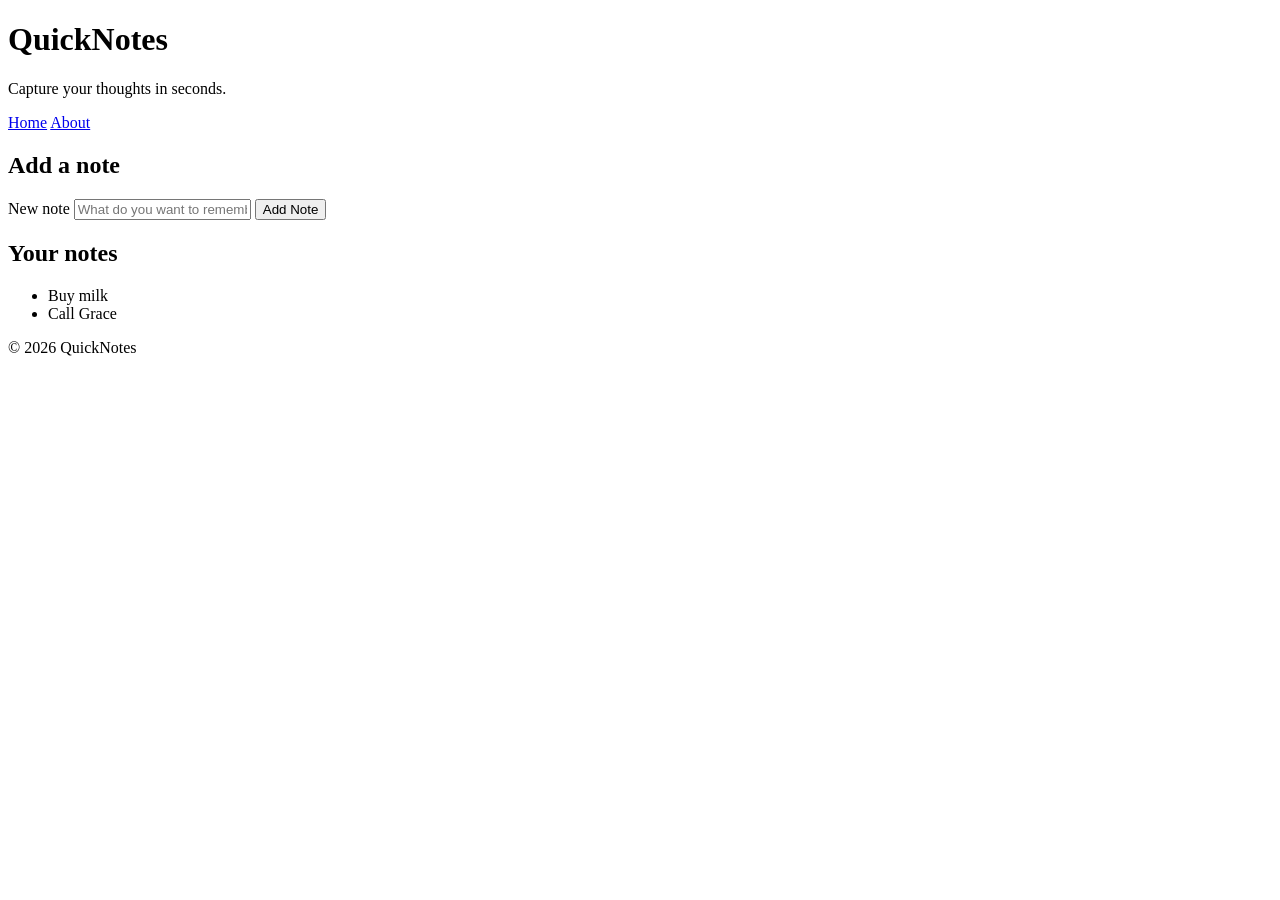
<file: day1/index.html>
<!DOCTYPE html>
<html lang="en">
  <head>
    <meta charset="UTF-8" />
    <meta name="viewport" content="width=device-width, initial-scale=1.0" />
    <title>QuickNotes</title>
  </head>
  <body>
    <header>
      <h1>QuickNotes</h1>
      <p>Capture your thoughts in seconds.</p>
      <nav>
        <a href="index.html">Home</a>
        <a href="about.html">About</a>
      </nav>
    </header>

    <main>
      <section>
        <h2>Add a note</h2>
        <form id="note-form">
          <label for="note-input">New note</label>
          <input
            type="text"
            id="note-input"
            name="note"
            placeholder="What do you want to remember?"
            required
          />
          <button type="submit">Add Note</button>
        </form>
      </section>

      <section>
        <h2>Your notes</h2>
        <ul id="note-list">
          <li>Buy milk</li>
          <li>Call Grace</li>
        </ul>
      </section>
    </main>

    <footer>
      <p>&copy; 2026 QuickNotes</p>
    </footer>
  </body>
</html>
</file>
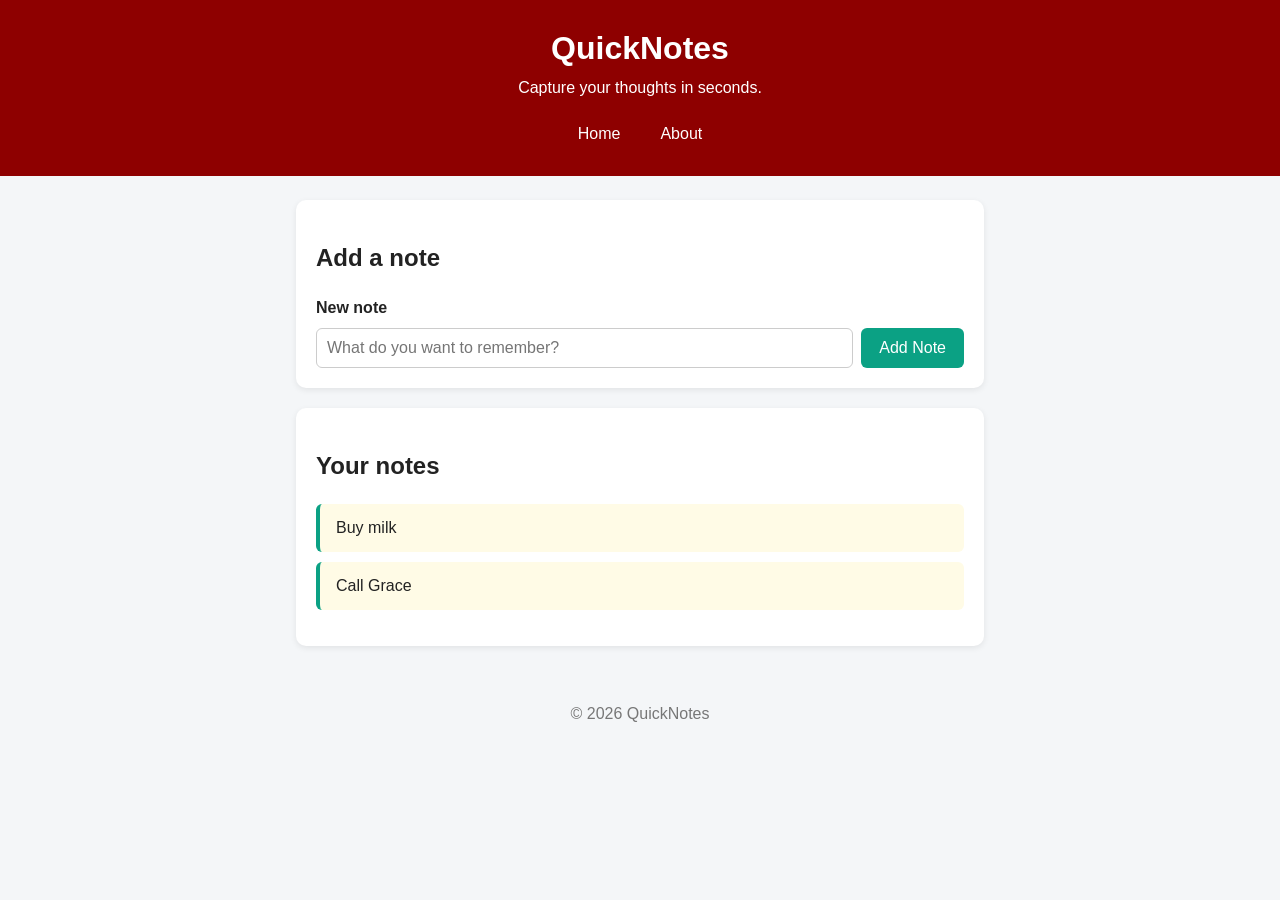
<file: day2/index.html>
<!DOCTYPE html>
<html lang="en">
  <head>
    <meta charset="UTF-8" />
    <meta name="viewport" content="width=device-width, initial-scale=1.0" />
    <title>QuickNotes</title>
    <link rel="stylesheet" href="style.css" />
  </head>
  <body>
    <header>
      <h1>QuickNotes</h1>
      <p>Capture your thoughts in seconds.</p>
      <nav>
        <a href="index.html">Home</a>
        <a href="about.html">About</a>
      </nav>
    </header>

    <main>
      <section>
        <h2>Add a note</h2>
        <form id="note-form">
          <label for="note-input">New note</label>
          <input
            type="text"
            id="note-input"
            name="note"
            placeholder="What do you want to remember?"
            required
          />
          <button type="submit">Add Note</button>
        </form>
      </section>

      <section>
        <h2>Your notes</h2>
        <ul id="notes-list">
          <li class="note">Buy milk</li>
          <li class="note">Call Grace</li>
        </ul>
      </section>
    </main>

    <footer>
      <p>&copy; 2026 QuickNotes</p>
    </footer>
  </body>
</html>
</file>
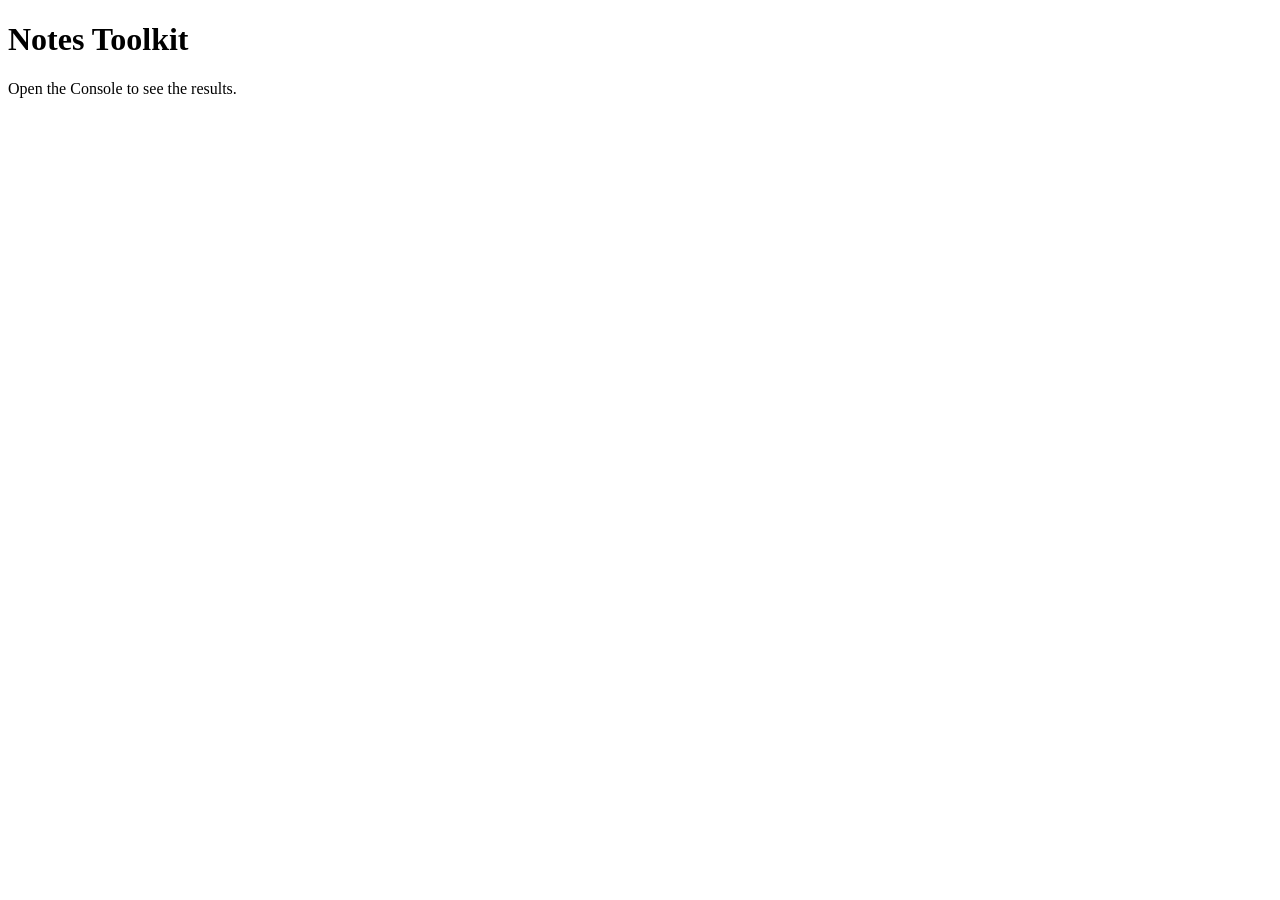
<file: day3/index.html>
<!DOCTYPE html>
<html lang="en">
  <head>
    <meta charset="UTF-8" />
    <meta name="viewport" content="width=device-width, initial-scale=1.0" />
    <title>Notes Toolkit</title>
    <script src="script.js" defer></script>
  </head>
  <body>
    <h1>Notes Toolkit</h1>
    <p>Open the Console to see the results.</p>
  </body>
</html>
</file>
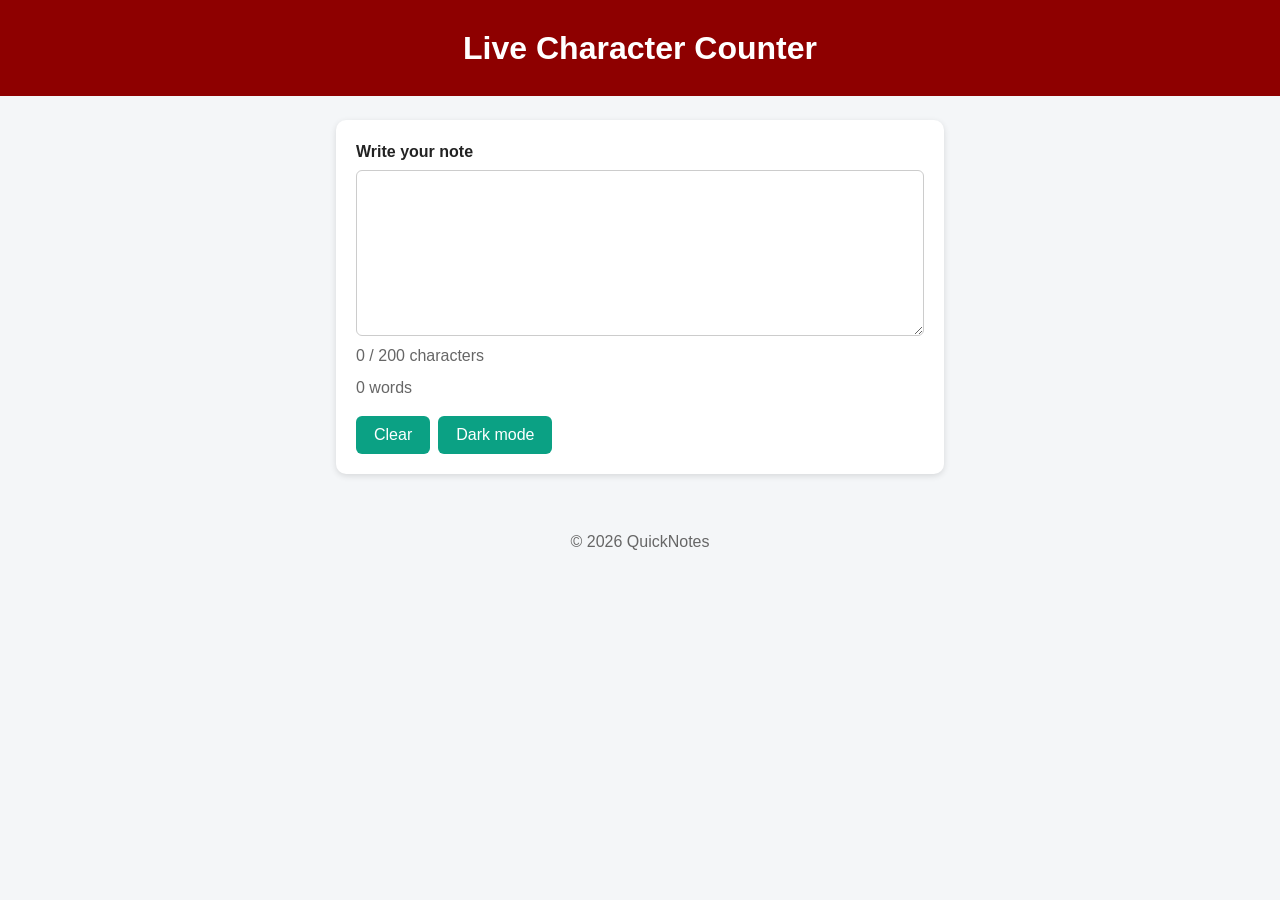
<file: day4/index.html>
<!DOCTYPE html>
<html lang="en">
  <head>
    <meta charset="UTF-8" />
    <meta name="viewport" content="width=device-width, initial-scale=1.0" />
    <title>Live Character Counter</title>
    <link rel="stylesheet" href="style.css" />
    <script src="script.js" defer></script>
  </head>
  <body>
    <header>
      <h1>Live Character Counter</h1>
    </header>

    <main>
      <section>
        <label for="note-text">Write your note</label>
        <textarea id="note-text" name="note" rows="6"></textarea>

        <p id="char-count">0 / 200 characters</p>
        <p id="word-count">0 words</p>

        <div class="actions">
          <button type="button" id="clear-btn">Clear</button>
          <button type="button" id="theme-toggle">Dark mode</button>
        </div>
      </section>
    </main>

    <footer>
      <p>&copy; 2026 QuickNotes</p>
    </footer>
  </body>
</html>
</file>
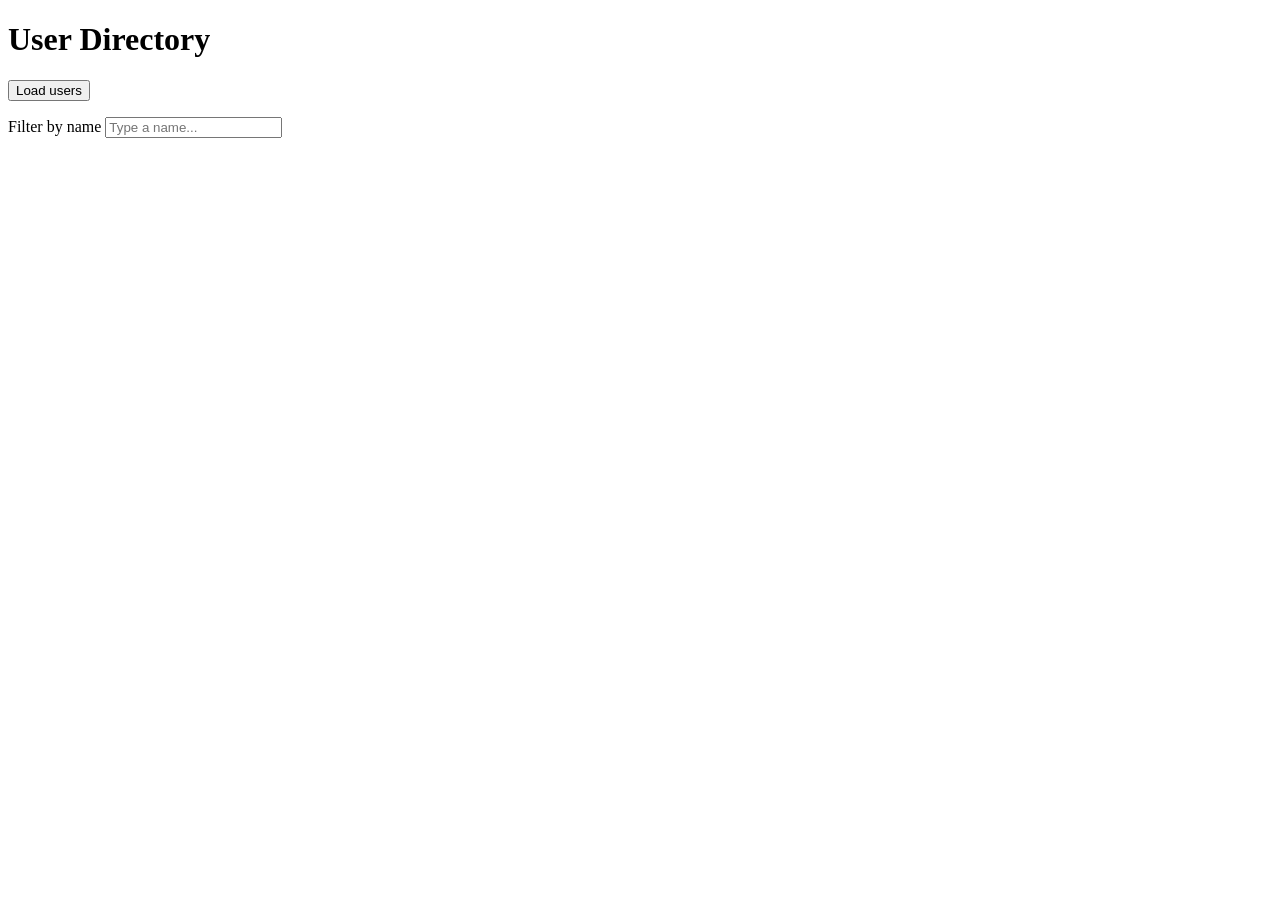
<file: day5/index.html>
<!DOCTYPE html>
<html lang="en">
  <head>
    <meta charset="UTF-8" />
    <meta name="viewport" content="width=device-width, initial-scale=1.0" />
    <title>User Directory</title>
    <script src="users.js" defer></script>
  </head>
  <body>
    <h1>User Directory</h1>

    <button id="load-users">Load users</button>

    <p>
      <label for="filter-input">Filter by name</label>
      <input type="text" id="filter-input" name="filter" placeholder="Type a name..." />
    </p>

    <p id="status"></p>

    <ul id="users-list"></ul>
  </body>
</html>
</file>
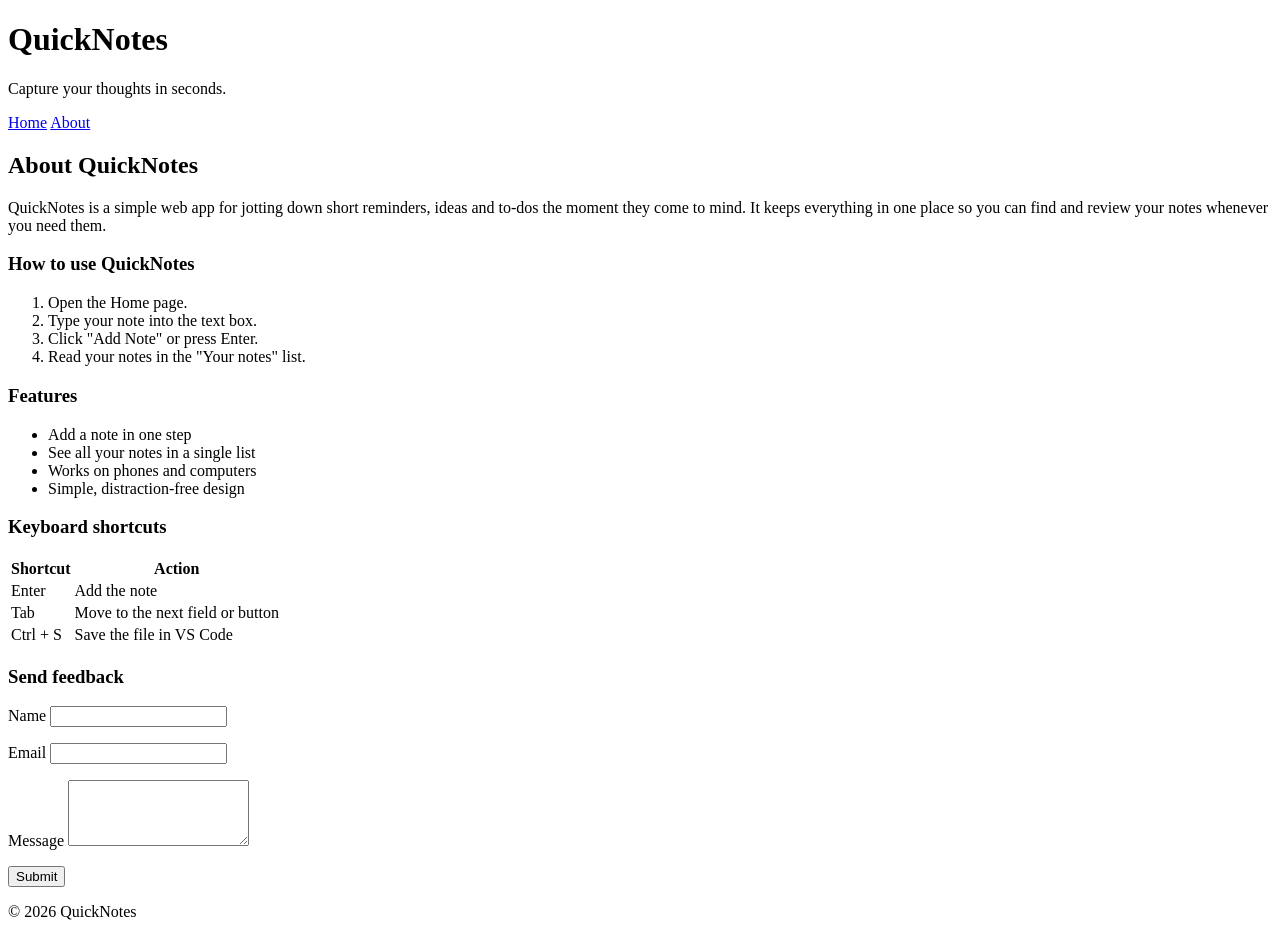
<file: day1/about.html>
<!DOCTYPE html>
<html lang="en">
  <head>
    <meta charset="UTF-8" />
    <meta name="viewport" content="width=device-width, initial-scale=1.0" />
    <title>About QuickNotes</title>
  </head>
  <body>
    <header>
      <h1>QuickNotes</h1>
      <p>Capture your thoughts in seconds.</p>
      <nav>
        <a href="index.html">Home</a>
        <a href="about.html">About</a>
      </nav>
    </header>

    <main>
      <h2>About QuickNotes</h2>
      <p>
        QuickNotes is a simple web app for jotting down short reminders,
        ideas and to-dos the moment they come to mind. It keeps everything in
        one place so you can find and review your notes whenever you need them.
      </p>

      <section>
        <h3>How to use QuickNotes</h3>
        <ol>
          <li>Open the Home page.</li>
          <li>Type your note into the text box.</li>
          <li>Click "Add Note" or press Enter.</li>
          <li>Read your notes in the "Your notes" list.</li>
        </ol>
      </section>

      <section>
        <h3>Features</h3>
        <ul>
          <li>Add a note in one step</li>
          <li>See all your notes in a single list</li>
          <li>Works on phones and computers</li>
          <li>Simple, distraction-free design</li>
        </ul>
      </section>

      <section>
        <h3>Keyboard shortcuts</h3>
        <table>
          <thead>
            <tr>
              <th>Shortcut</th>
              <th>Action</th>
            </tr>
          </thead>
          <tbody>
            <tr>
              <td>Enter</td>
              <td>Add the note</td>
            </tr>
            <tr>
              <td>Tab</td>
              <td>Move to the next field or button</td>
            </tr>
            <tr>
              <td>Ctrl + S</td>
              <td>Save the file in VS Code</td>
            </tr>
          </tbody>
        </table>
      </section>

      <section>
        <h3>Send feedback</h3>
        <form id="feedback-form">
          <p>
            <label for="name">Name</label>
            <input type="text" id="name" name="name" required />
          </p>
          <p>
            <label for="email">Email</label>
            <input type="email" id="email" name="email" required />
          </p>
          <p>
            <label for="message">Message</label>
            <textarea id="message" name="message" rows="4" required></textarea>
          </p>
          <button type="submit">Submit</button>
        </form>
      </section>
    </main>

    <footer>
      <p>&copy; 2026 QuickNotes</p>
    </footer>
  </body>
</html>
</file>
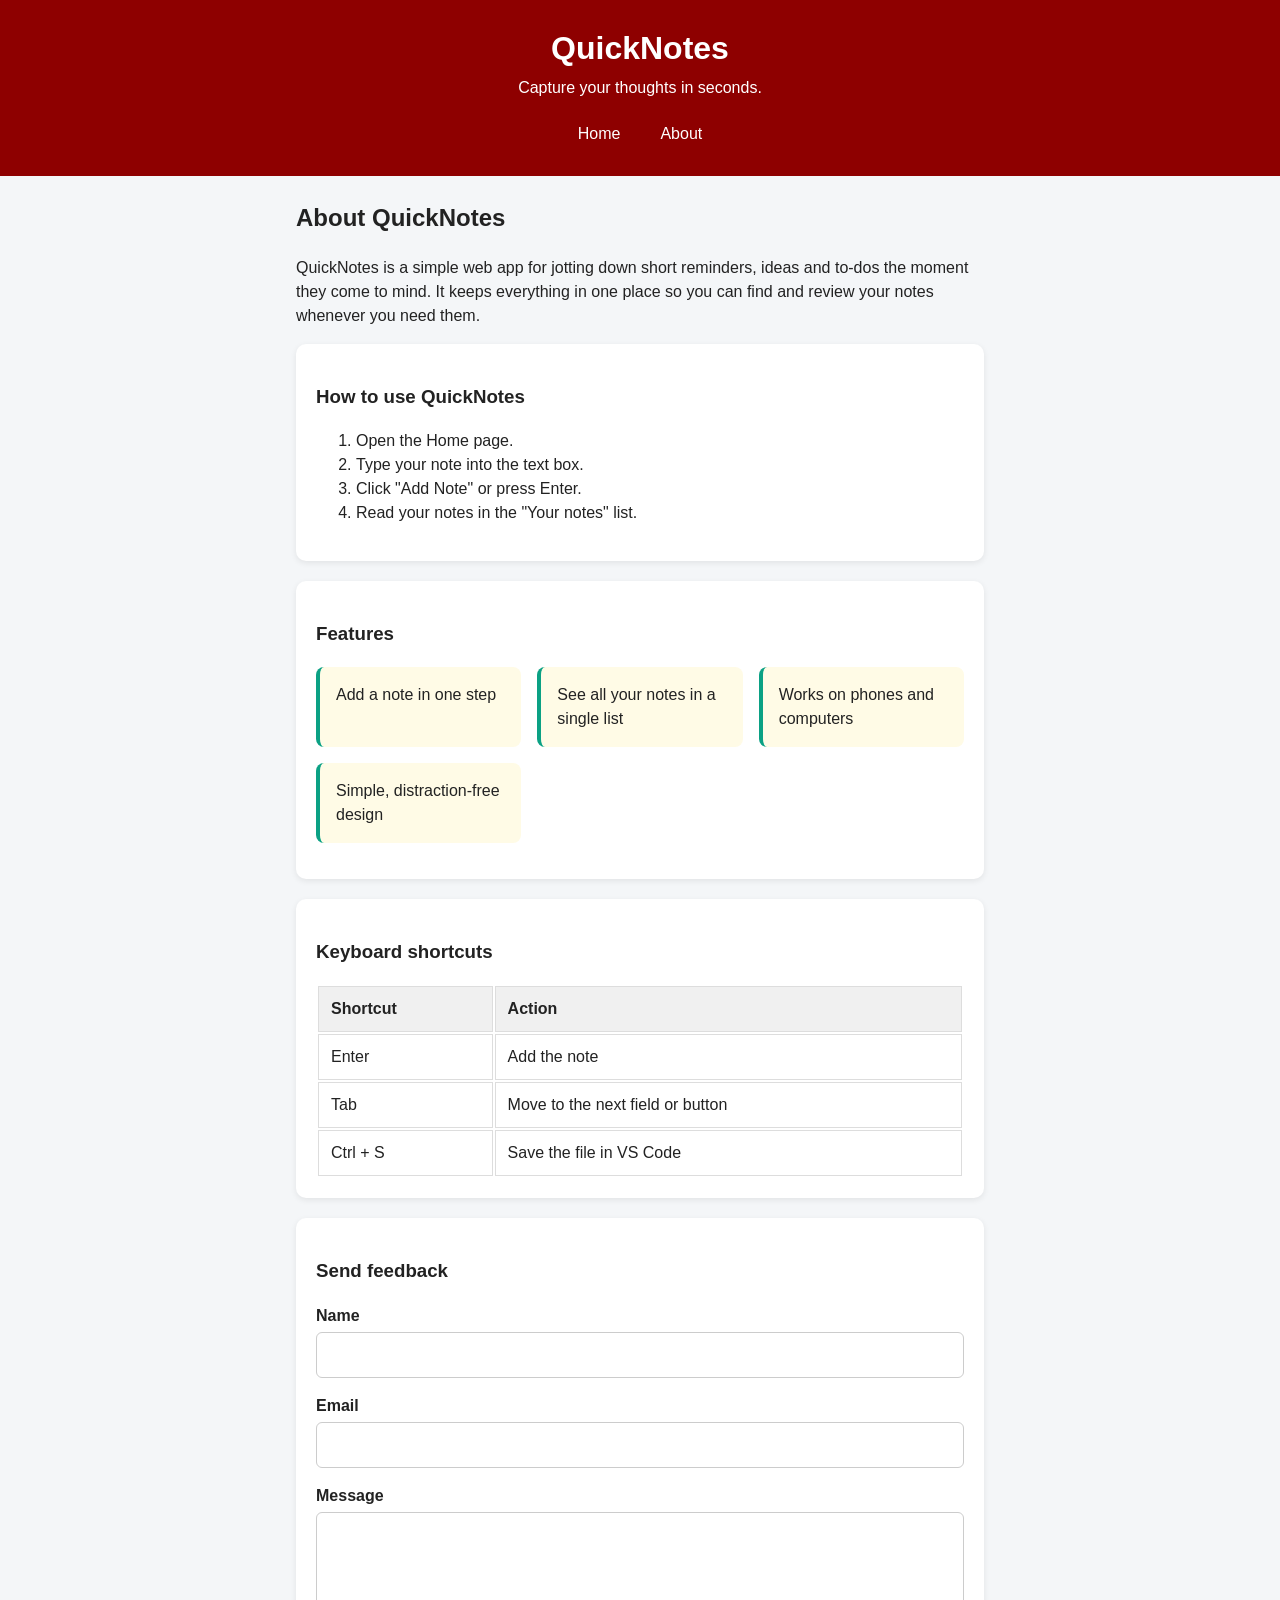
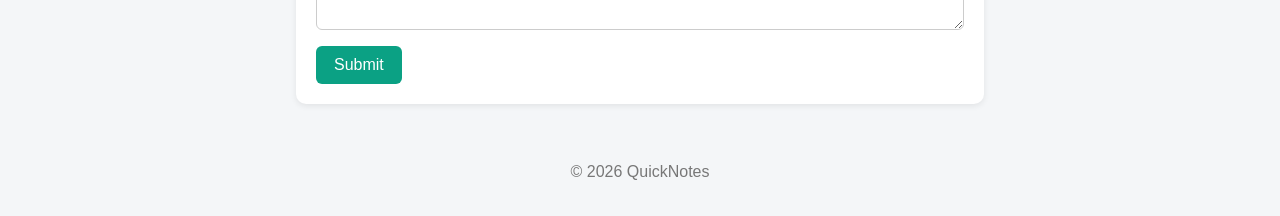
<file: day2/about.html>
<!DOCTYPE html>
<html lang="en">
  <head>
    <meta charset="UTF-8" />
    <meta name="viewport" content="width=device-width, initial-scale=1.0" />
    <title>About QuickNotes</title>
    <link rel="stylesheet" href="style.css" />
  </head>
  <body>
    <header>
      <h1>QuickNotes</h1>
      <p>Capture your thoughts in seconds.</p>
      <nav>
        <a href="index.html">Home</a>
        <a href="about.html">About</a>
      </nav>
    </header>

    <main>
      <h2>About QuickNotes</h2>
      <p>
        QuickNotes is a simple web app for jotting down short reminders,
        ideas and to-dos the moment they come to mind. It keeps everything in
        one place so you can find and review your notes whenever you need them.
      </p>

      <section>
        <h3>How to use QuickNotes</h3>
        <ol>
          <li>Open the Home page.</li>
          <li>Type your note into the text box.</li>
          <li>Click "Add Note" or press Enter.</li>
          <li>Read your notes in the "Your notes" list.</li>
        </ol>
      </section>

      <section>
        <h3>Features</h3>
        <ul class="features">
          <li>Add a note in one step</li>
          <li>See all your notes in a single list</li>
          <li>Works on phones and computers</li>
          <li>Simple, distraction-free design</li>
        </ul>
      </section>

      <section>
        <h3>Keyboard shortcuts</h3>
        <table>
          <thead>
            <tr>
              <th>Shortcut</th>
              <th>Action</th>
            </tr>
          </thead>
          <tbody>
            <tr>
              <td>Enter</td>
              <td>Add the note</td>
            </tr>
            <tr>
              <td>Tab</td>
              <td>Move to the next field or button</td>
            </tr>
            <tr>
              <td>Ctrl + S</td>
              <td>Save the file in VS Code</td>
            </tr>
          </tbody>
        </table>
      </section>

      <section>
        <h3>Send feedback</h3>
        <form id="feedback-form">
          <p>
            <label for="name">Name</label>
            <input type="text" id="name" name="name" required />
          </p>
          <p>
            <label for="email">Email</label>
            <input type="email" id="email" name="email" required />
          </p>
          <p>
            <label for="message">Message</label>
            <textarea id="message" name="message" rows="4" required></textarea>
          </p>
          <button type="submit">Submit</button>
        </form>
      </section>
    </main>

    <footer>
      <p>&copy; 2026 QuickNotes</p>
    </footer>
  </body>
</html>
</file>
<file: day2/style.css>
/* 1. Reset and base styles */
*, *::before, *::after {
  box-sizing: border-box;
}

body {
  margin: 0;
  font-family: "Segoe UI", Arial, sans-serif;
  background-color: #f4f6f8;
  color: #222;
  line-height: 1.5;
}

/* 2. Header */
header {
  background-color: #8e0000;
  color: white;
  text-align: center;
  padding: 24px 16px;
}

header h1 {
  margin: 0;
  font-size: 2rem;
}

header p {
  margin: 4px 0 16px;
}

/* 3. Navigation: centred row with Flexbox */
nav {
  display: flex;
  justify-content: center;
  gap: 16px;
}

nav a {
  color: white;
  text-decoration: none;
  padding: 6px 12px;
  border-radius: 6px;
  transition: background-color 0.2s ease;
}

nav a:hover {
  background-color: rgba(255, 255, 255, 0.25);
}

/* 4. Centred main and white card sections */
main {
  max-width: 720px;
  margin: 24px auto;
  padding: 0 16px;
}

section {
  background: white;
  padding: 20px;
  border-radius: 10px;
  margin-bottom: 20px;
  box-shadow: 0 2px 6px rgba(0, 0, 0, 0.08);
}

/* 5. Note form (index page) */
#note-form {
  display: flex;
  gap: 8px;
  flex-wrap: wrap;
}

#note-form label {
  width: 100%;
  font-weight: bold;
}

#note-input {
  flex: 1;
  padding: 10px;
  border: 1px solid #ccc;
  border-radius: 6px;
  font-size: 1rem;
}

/* 6. Notes list (index page) */
#notes-list {
  list-style: none;
  padding: 0;
}

.note {
  background-color: #fffbe6;
  border-left: 4px solid #0ba184;
  padding: 12px 16px;
  margin-bottom: 10px;
  border-radius: 6px;
}

/* 7. Features list as responsive grid cards */
.features {
  list-style: none;
  padding: 0;
  display: grid;
  grid-template-columns: repeat(auto-fit, minmax(180px, 1fr));
  gap: 16px;
}

.features li {
  background-color: #fffbe6;
  border-left: 4px solid #0ba184;
  padding: 16px;
  border-radius: 8px;
}

/* 8. Shortcuts table */
table {
  width: 100%;
}

th, td {
  border: 1px solid #ddd;
  padding: 10px 12px;
  text-align: left;
}

th {
  background-color: #f0f0f0;
}

/* 9. Feedback form: fields stacked vertically, full width */
#feedback-form label {
  display: block;
  font-weight: bold;
  margin-bottom: 4px;
}

#feedback-form input,
#feedback-form textarea {
  display: block;
  width: 100%;
  padding: 10px;
  border: 1px solid #ccc;
  border-radius: 6px;
  font: inherit;
}

/* 10. Buttons with transition */
button {
  background-color: #0ba184;
  color: white;
  border: none;
  padding: 10px 18px;
  border-radius: 6px;
  font-size: 1rem;
  cursor: pointer;
  transition: background-color 0.2s ease, transform 0.2s ease;
}

button:hover {
  background-color: #088a70;
  transform: translateY(-2px);
}

/* 11. Footer */
footer {
  text-align: center;
  color: #777;
  padding: 16px;
}

/* 12. Phones */
@media (max-width: 600px) {
  header {
    padding: 12px 8px;
  }

  header h1 {
    font-size: 1.5rem;
  }

  #note-form {
    flex-direction: column;
  }
}
</file>
<file: day4/style.css>
/* 1. Colours as CSS variables (light theme) */
:root {
  --bg: #f4f6f8;
  --card-bg: #ffffff;
  --text: #222222;
  --muted: #666666;
  --border: #cccccc;
  --header-bg: #8e0000;
  --accent: #0ba184;
  --accent-hover: #088a70;
  --warning: #e67e00;
  --danger: #c00000;
}

/* 2. Dark theme: only the variables change */
body.dark {
  --bg: #121212;
  --card-bg: #1e1e1e;
  --text: #eaeaea;
  --muted: #aaaaaa;
  --border: #444444;
  --header-bg: #4a0000;
  --accent: #0ba184;
  --accent-hover: #0fc4a1;
  --warning: #ffa94d;
  --danger: #ff6b6b;
}

/* 3. Reset and base styles */
*, *::before, *::after {
  box-sizing: border-box;
}

body {
  margin: 0;
  font-family: "Segoe UI", Arial, sans-serif;
  background-color: var(--bg);
  color: var(--text);
  line-height: 1.5;
  transition: background-color 0.3s ease, color 0.3s ease;
}

/* 4. Header */
header {
  background-color: var(--header-bg);
  color: white;
  text-align: center;
  padding: 24px 16px;
}

header h1 {
  margin: 0;
}

/* 5. Centred main with a card */
main {
  max-width: 640px;
  margin: 24px auto;
  padding: 0 16px;
}

section {
  background-color: var(--card-bg);
  padding: 20px;
  border-radius: 10px;
  box-shadow: 0 2px 6px rgba(0, 0, 0, 0.12);
}

label {
  display: block;
  font-weight: bold;
  margin-bottom: 6px;
}

textarea {
  display: block;
  width: 100%;
  padding: 10px;
  border: 1px solid var(--border);
  border-radius: 6px;
  background-color: var(--card-bg);
  color: var(--text);
  font: inherit;
  resize: vertical;
}

/* 6. Counters */
#char-count,
#word-count {
  margin: 8px 0 0;
  color: var(--muted);
}

.warning {
  color: var(--warning);
}

/* "over" comes after "warning" so it wins when both classes are present */
.over {
  color: var(--danger);
  font-weight: bold;
}

/* 7. Buttons */
.actions {
  display: flex;
  gap: 8px;
  margin-top: 16px;
}

button {
  background-color: var(--accent);
  color: white;
  border: none;
  padding: 10px 18px;
  border-radius: 6px;
  font-size: 1rem;
  cursor: pointer;
  transition: background-color 0.2s ease, transform 0.2s ease;
}

button:hover {
  background-color: var(--accent-hover);
  transform: translateY(-2px);
}

/* 8. Footer */
footer {
  text-align: center;
  color: var(--muted);
  padding: 16px;
}

/* 9. Phones */
@media (max-width: 600px) {
  header {
    padding: 12px 8px;
  }

  .actions {
    flex-direction: column;
  }
}
</file>
